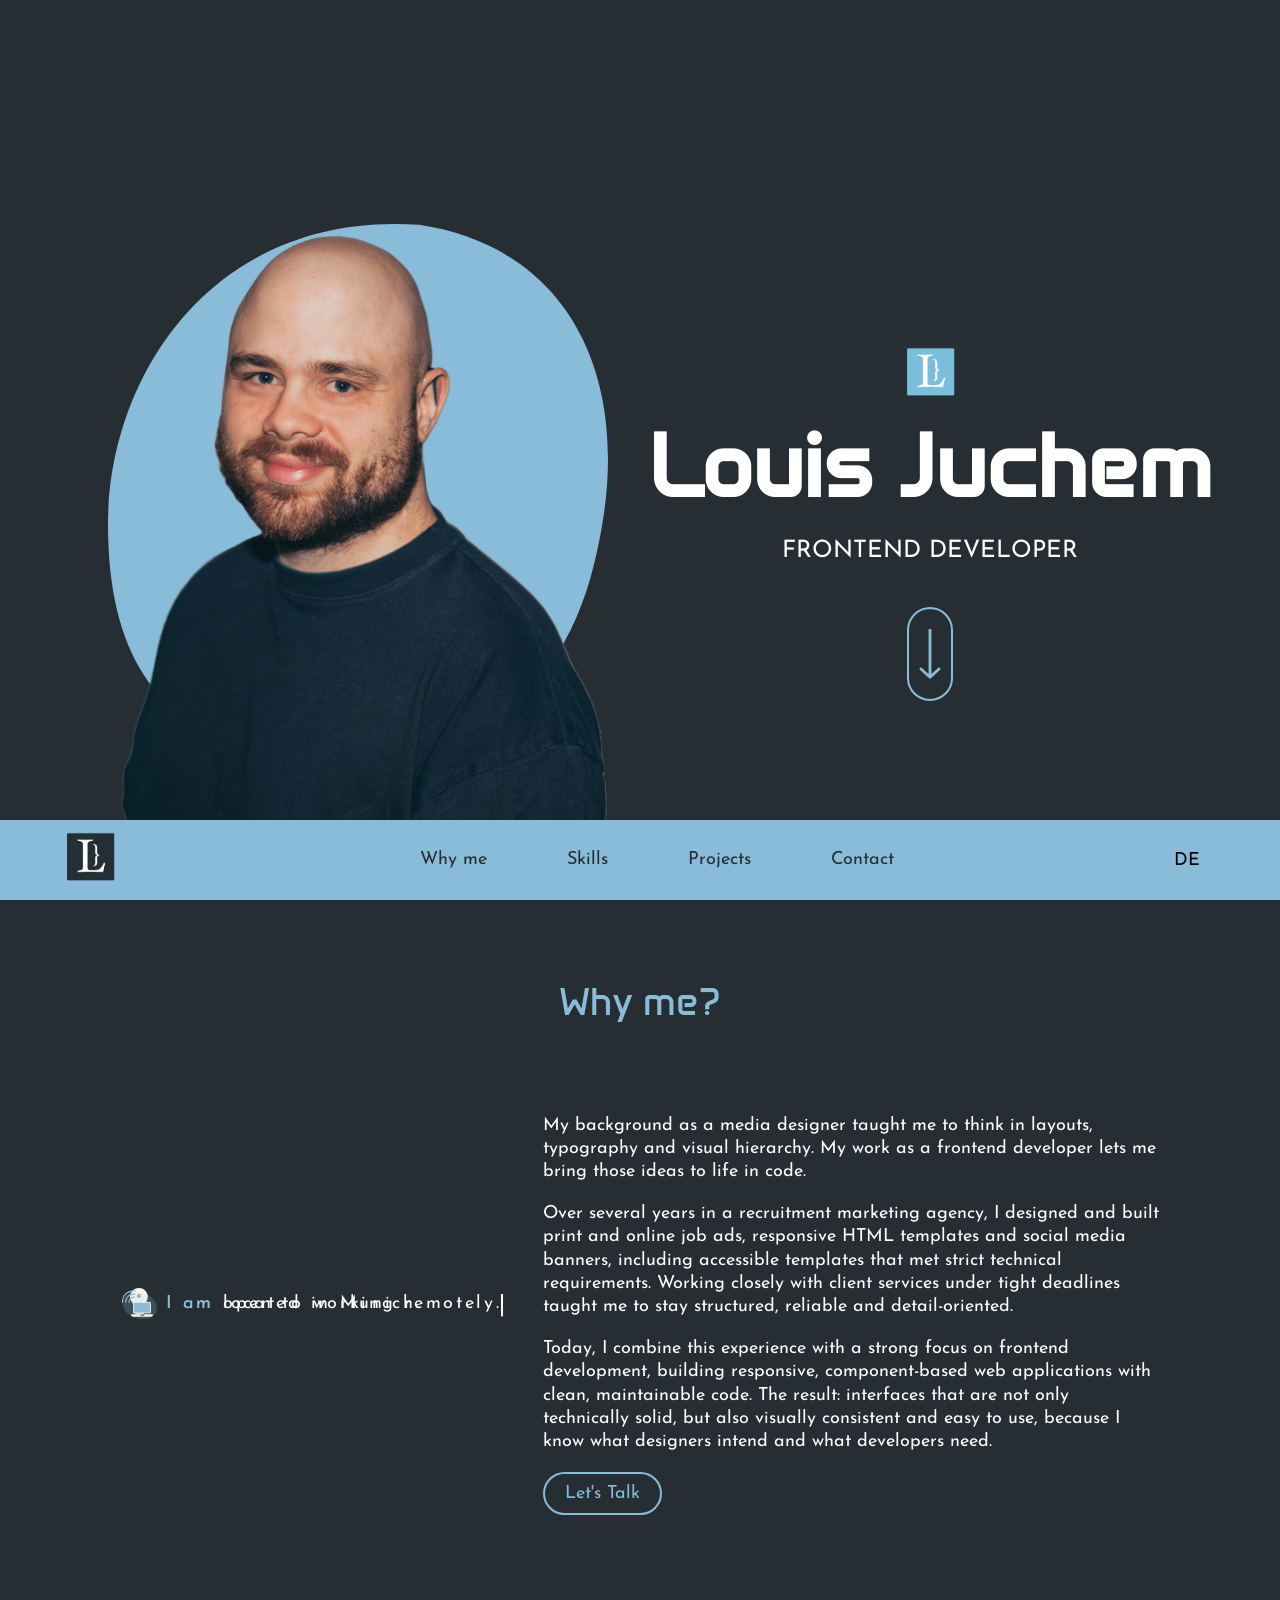
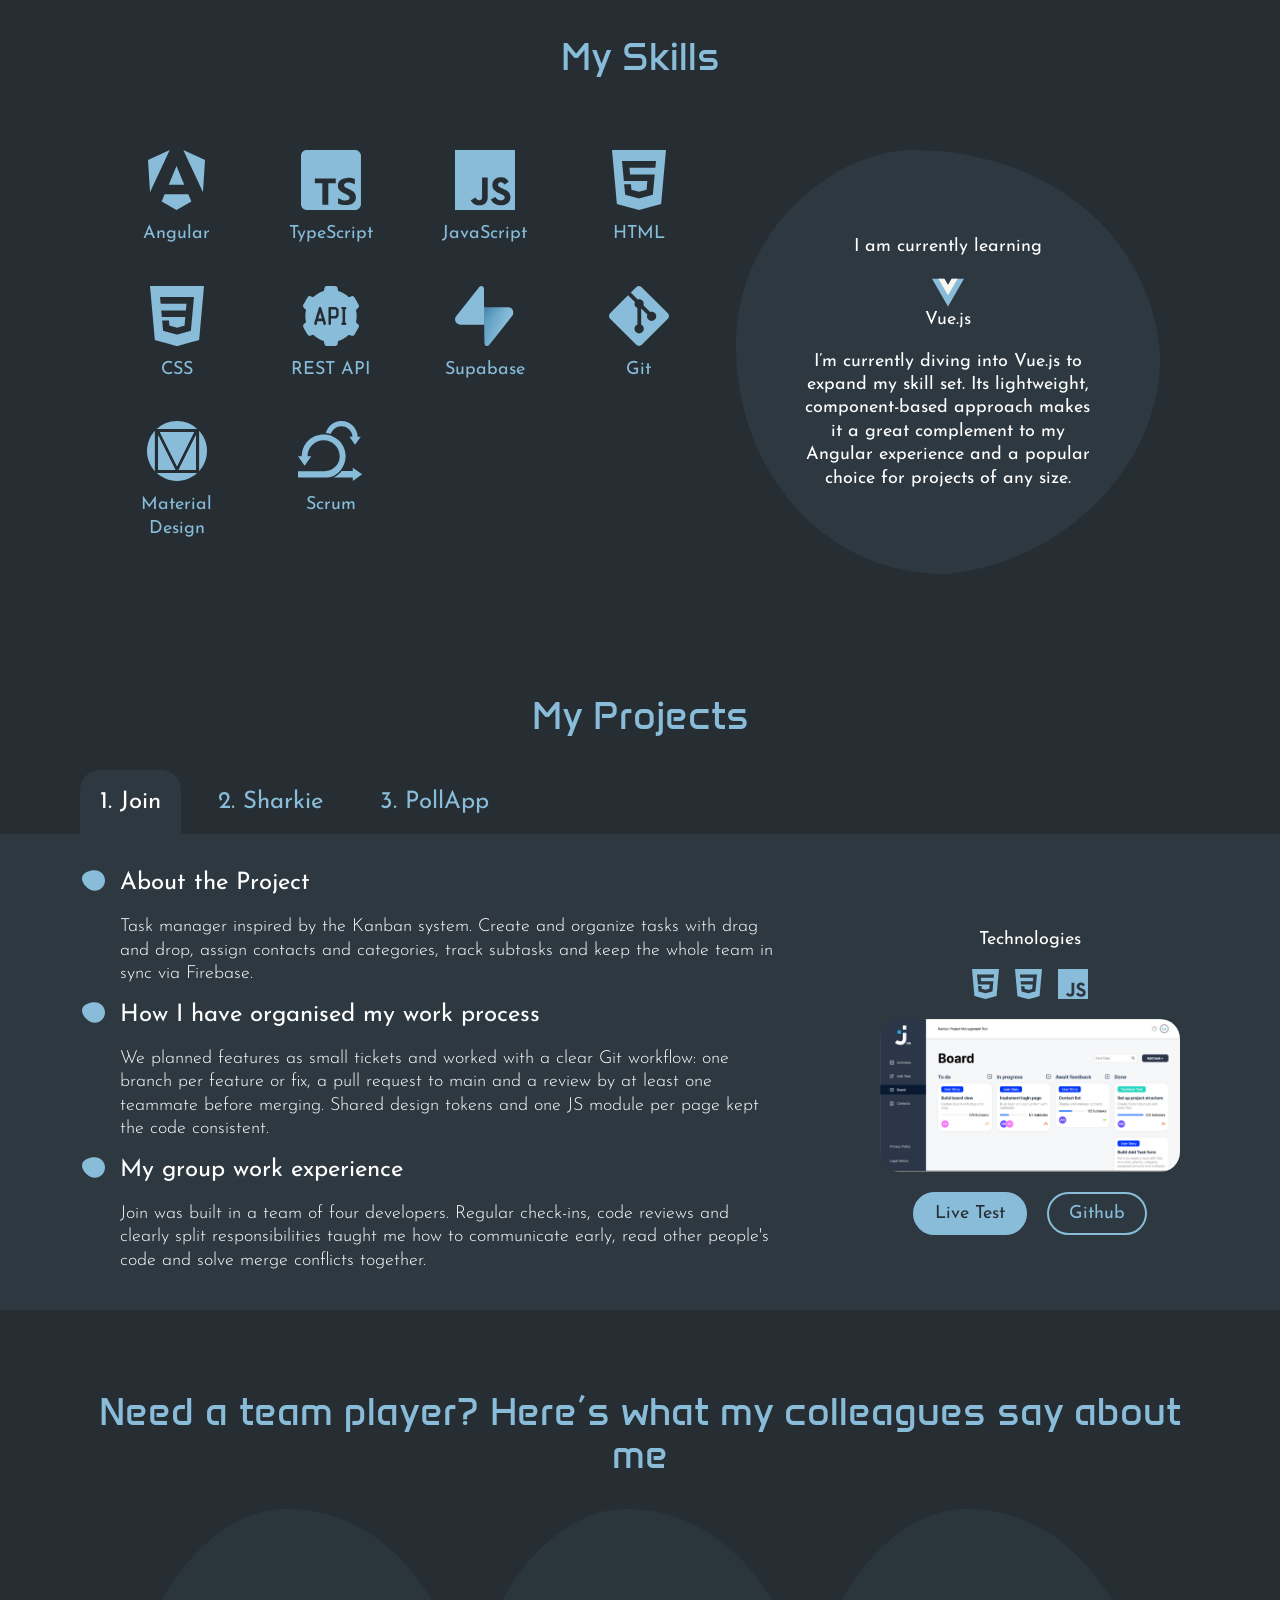
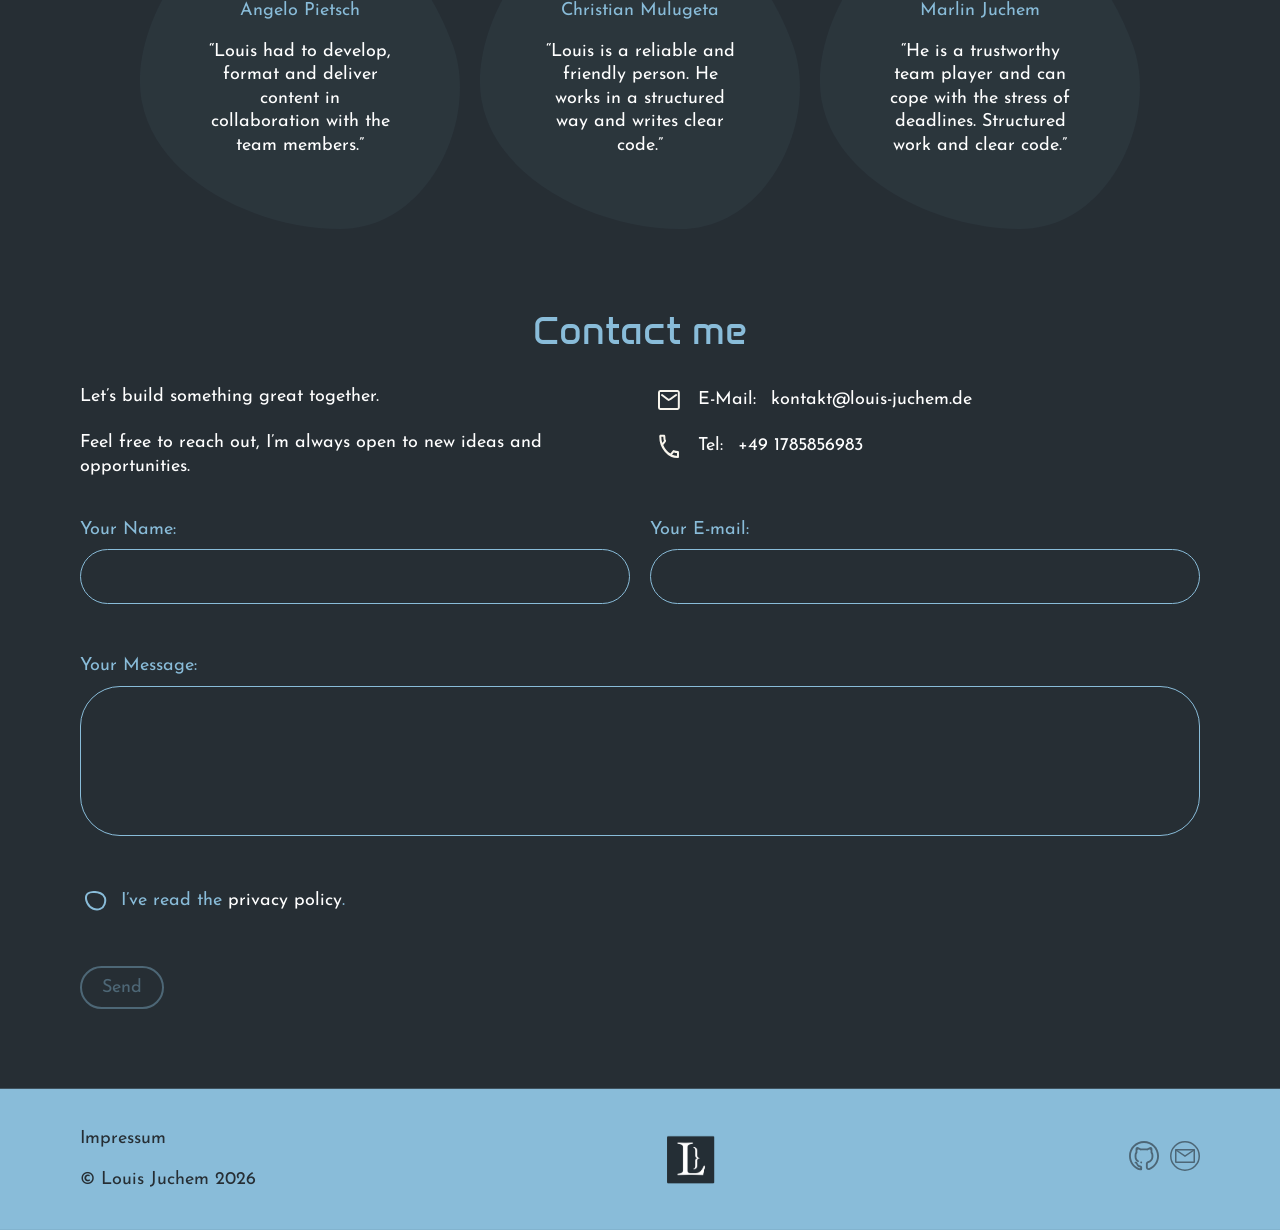
<file: index.html>
<!doctype html>
<html lang="en">
  <head>
    <meta charset="UTF-8" />
    <meta name="viewport" content="width=device-width, initial-scale=1.0" />
    <title>Louis Juchem Portfolio</title>
    <link rel="stylesheet" href="./css/variables.css" />
    <link rel="stylesheet" href="./style.css" />
    <link rel="stylesheet" href="./css/components.css" />
    <link rel="icon" type="image/x-icon" href="./assets/img/lj_light.PNG" />
    <script type="module" src="./script.js"></script>
  </head>
  <body>
    <main>
      <section id="hero" class="hero">
        <img src="./assets/img/lj.png" alt="Louis Juchem" class="hero-image" />
        <img
          src="./assets/img/lj_mobile.png"
          alt="Louis Juchem"
          class="hero-image_mobile"
        />
        <div class="hero_text">
          <img
            src="./assets/img/lj_light.PNG"
            class="logo"
            alt="Louis Juchem Logo"
          />
          <div>
            <h1>Louis Juchem</h1>
            <p class="subtitle" data-i18n="heroSubtitle">Frontend Developer</p>
          </div>
          <a href="#why" class="btn-down"><img src="./assets/img/Arrow Up.svg" alt="Scroll down" /></a>
        </div>
      </section>
      <nav class="navigation">
        <div>
          <a href="#hero"
            ><img
              src="./assets/img/lj_dark.PNG"
              class="logo"
              alt="Louis Juchem Dark Logo"
          /></a>
          <a href="#hero"
            ><img
              src="./assets/img/lj_light.PNG"
              class="logo_mobile"
              alt="Louis Juchem Mobile Logo"
          /></a>
        </div>
        <div class="mobile-nav" id="mobile-nav">
          <ul>
            <li><a href="#why" data-i18n="navWhyMe">Why me</a></li>
            <li><a href="#skills">Skills</a></li>
            <li><a href="#projects" data-i18n="navProjects">Projects</a></li>
            <li><a href="#contact" data-i18n="navContact">Contact</a></li>
          </ul>
          <button
            id="lang-toggle"
            aria-label="Sprache wechseln / Change language"
          >
            EN
          </button>
        </div>
        <div class="burger-menu" id="burger-menu">
          <span></span>
          <span></span>
          <span></span>
        </div>
      </nav>
      <section id="why">
        <h2 data-i18n="whyHeading">Why me?</h2>
        <div class="section-wrapper">
          <div class="info-slider">
            <p class="info" style="--i: 0">
              <img
                src="./assets/icons/location.svg"
                class="icon"
                alt="Location"
              /><span data-i18n="locationIntro" class="info-color">I am</span>
              <span data-i18n="locationDetails">located in Munich.</span>
            </p>
            <p class="info" style="--i: 1">
              <img
                src="./assets/img/remote.svg"
                class="icon"
                alt="Remote"
              /><span data-i18n="remoteIntro" class="info-color">I am</span>
              <span data-i18n="remoteDetails">open to working remotely.</span>
            </p>
          </div>

          <div class="why-text">
            <p data-i18n="aboutBackground">
              My background as a media designer taught me to think in layouts,
              typography and visual hierarchy. My work as a frontend developer
              lets me bring those ideas to life in code.
            </p>
            <p data-i18n="aboutExperience">
              Over several years in a recruitment marketing agency, I designed
              and built print and online job ads, responsive HTML templates and
              social media banners, including accessible templates that met
              strict technical requirements. Working closely with client
              services under tight deadlines taught me to stay structured,
              reliable and detail-oriented.
            </p>

            <p data-i18n="aboutApproach">
              Today, I combine this experience with a strong focus on frontend
              development, building responsive, component-based web applications
              with clean, maintainable code. The result: interfaces that are not
              only technically solid, but also visually consistent and easy to
              use, because I know what designers intend and what developers
              need.
            </p>
            <a href="#contact" class="btn-classic" data-i18n="letsTalk">Let's Talk</a>
          </div>
        </div>
      </section>
      <section id="skills">
        <h2 data-i18n="skillsHeading">My Skills</h2>
        <div class="section-wrapper">
          <div class="icon-grid">
            <div class="icon-item">
              <img src="./assets/icons/Angular.svg" alt="Angular" />
              <p>Angular</p>
            </div>
            <div class="icon-item">
              <img src="./assets/icons/Icons.svg" alt="Typescript" />
              <p>TypeScript</p>
            </div>
            <div class="icon-item">
              <img src="./assets/icons/Javascript.svg" alt="Javascript" />
              <p>JavaScript</p>
            </div>
            <div class="icon-item">
              <img src="./assets/icons/html.svg" alt="HTML" />
              <p>HTML</p>
            </div>
            <div class="icon-item">
              <img src="./assets/icons/css.svg" alt="CSS" />
              <p>CSS</p>
            </div>
            <div class="icon-item">
              <img src="./assets/icons/Api.svg" alt="REST API" />
              <p>REST API</p>
            </div>
            <div class="icon-item">
              <img src="./assets/icons/Supabase.svg" alt="Supabase" />
              <p>Supabase</p>
            </div>
            <div class="icon-item">
              <img src="./assets/icons/git.svg" alt="Git" />
              <p>Git</p>
            </div>
            <div class="icon-item">
              <img src="./assets/icons/material.svg" alt="Material Design" />
              <p>Material Design</p>
            </div>
            <div class="icon-item">
              <img src="./assets/icons/scrum.svg" alt="Scrum" />
              <p>Scrum</p>
            </div>
          </div>
          <div class="learning">
            <p data-i18n="learningHeading">I am currently learning</p>
            <div class="flex">
              <img src="./assets/icons/Vue Js.svg" alt="Vue.js" />
              <p class="m-0">Vue.js</p>
            </div>
            <p data-i18n="learningDescription">
              I’m currently diving into Vue.js to expand my skill set. Its
              lightweight, component-based approach makes it a great complement
              to my Angular experience and a popular choice for projects of any
              size.
            </p>
          </div>
        </div>
      </section>
      <section id="projects">
        <h2 data-i18n="projectsHeading">My Projects</h2>
        <div class="tab">
          <button class="tablinks active" data-project="Join">1. Join</button>
          <button class="tablinks" data-project="Sharkie">2. Sharkie</button>
          <button class="tablinks" data-project="PollApp">3. PollApp</button>
        </div>

        <div id="Join" class="tabcontent active">
          <div>
            <ul>
              <li class="li-description" data-i18n="joinAboutHeading">
                About the Project
              </li>
              <li data-i18n="joinAbout">
                Task manager inspired by the Kanban system. Create and organize
                tasks with drag and drop, assign contacts and categories, track
                subtasks and keep the whole team in sync via Firebase.
              </li>
            </ul>
            <ul>
              <li class="li-description" data-i18n="joinProcessHeading">
                How I have organised my work process
              </li>
              <li data-i18n="joinProcess">
                We planned features as small tickets and worked with a clear Git
                workflow: one branch per feature or fix, a pull request to main
                and a review by at least one teammate before merging. Shared
                design tokens and one JS module per page kept the code
                consistent.
              </li>
            </ul>
            <ul>
              <li class="li-description" data-i18n="joinTeamHeading">
                My group work experience
              </li>
              <li data-i18n="joinTeam">
                Join was built in a team of four developers. Regular check-ins,
                code reviews and clearly split responsibilities taught me how to
                communicate early, read other people's code and solve merge
                conflicts together.
              </li>
            </ul>
          </div>
          <div class="flex">
            <div class="techstack">
              <p data-i18n="technologiesHeading">Technologies</p>
              <img class="techstack-icon" src="./assets/icons/html.svg" alt="HTML" />
              <img class="techstack-icon" src="./assets/icons/css.svg" alt="CSS" />
              <img class="techstack-icon" src="./assets/icons/Javascript.svg" alt="Javascript" />
            </div>
            <img
              src="./assets/img/join_screenshot.jpg"
              class="screenshot"
              alt="Join Screenshot"
            />
            <div class="button-group">
              <a href="https://join.louis-juchem.de" target="_blank" class="btn-live">Live Test</a>
              <a href="https://github.com/Louisjuc/join-louis" target="_blank" class="btn-classic">Github</a>
            </div>
          </div>
        </div>

        <div id="Sharkie" class="tabcontent">
          <div>
            <ul>
              <li class="li-description" data-i18n="sharkieAboutHeading">
                About the Project
              </li>
              <li data-i18n="sharkieAbout">
                A 2D jump-and-run game based on an object-oriented approach.
                Help Sharkie collect coins and poison bottles, fight fish and
                jellyfish and defeat the killer whale at the end of the level.
              </li>
            </ul>
            <ul>
              <li class="li-description" data-i18n="sharkieProcessHeading">
                How I have organised my work process
              </li>
              <li data-i18n="sharkieProcess">
                I structured the game into classes with clear responsibilities,
                such as a shared movable object, the character, enemies, status
                bars and the world. That way I could build and test each feature
                step by step, from movement and collisions to sounds and the
                endboss fight.
              </li>
            </ul>
            <ul>
              <li class="li-description" data-i18n="sharkieLearningHeading">
                What I have learned
              </li>
              <li data-i18n="sharkieLearning">
                Sharkie taught me object-oriented programming in JavaScript:
                inheritance, game loops, collision detection and sprite
                animation on the canvas. I also learned how to manage sounds and
                save settings like mute in localStorage.
              </li>
            </ul>
          </div>
          <div class="flex">
            <div class="techstack">
              <p data-i18n="technologiesHeading">Technologies</p>
              <img class="techstack-icon" src="./assets/icons/html.svg" alt="HTML" />
              <img class="techstack-icon" src="./assets/icons/css.svg" alt="CSS" />
              <img class="techstack-icon" src="./assets/icons/Javascript.svg" alt="Javascript" />
            </div>
            <img
              src="./assets/img/sharkie_screenshot.jpg"
              class="screenshot"
              alt="Sharkie Screenshot"
            />
            <div class="button-group">
              <a href="https://sharkie.louis-juchem.de" target="_blank" class="btn-live">Live Test</a>
              <a href="https://github.com/Louisjuc/Sharkie" target="_blank" class="btn-classic">Github</a>
            </div>
          </div>
        </div>

        <div id="PollApp" class="tabcontent">
          <div>
            <ul>
              <li class="li-description" data-i18n="pollAppAboutHeading">
                About the Project
              </li>
              <li data-i18n="pollAppAbout">
                A survey app built with Angular and Supabase. Create surveys
                with multiple questions, single or multiple choice answers,
                categories and an end date, then vote and watch the results
                update in real time.
              </li>
            </ul>
            <ul>
              <li class="li-description" data-i18n="pollAppProcessHeading">
                How I have organised my work process
              </li>
              <li data-i18n="pollAppProcess">
                I started with the data model in Supabase (surveys, questions,
                options and votes) and then built the app around it: an overview
                page, a detail page and a create dialog. Shared services and
                reusable components kept the code clean, and I finished by
                refining the responsive design.
              </li>
            </ul>
            <ul>
              <li class="li-description" data-i18n="pollAppLearningHeading">
                What I have learned
              </li>
              <li data-i18n="pollAppLearning">
                PollApp was my first larger Angular project. I learned to work
                with components, routing, services and TypeScript interfaces,
                and to connect a frontend to a real backend with Supabase
                including real-time updates.
              </li>
            </ul>
          </div>
          <div class="flex">
            <div class="techstack">
              <p data-i18n="technologiesHeading">Technologies</p>
              <img class="techstack-icon" src="./assets/icons/Angular.svg" alt="Angular" />
              <img class="techstack-icon" src="./assets/icons/Icons.svg" alt="Typescript" />
              <img class="techstack-icon" src="./assets/icons/css.svg" alt="CSS" />
            </div>
            <img
              src="./assets/img/pollapp_screenshot.jpg"
              class="screenshot"
              alt="PollApp Screenshot"
            />
            <div class="button-group">
              <a href="https://pollapp.louis-juchem.de" target="_blank" class="btn-live">Live Test</a>
              <a href="https://github.com/Louisjuc/PollApp" target="_blank" class="btn-classic">Github</a>
            </div>
          </div>
        </div>
      </section>
      <section id="reviews">
        <h2 data-i18n="reviewsHeading">
          Need a team player? Here’s what my colleagues say about me
        </h2>
        <div class="flex-row">
          <div class="review-bubble">
            <p><span>Angelo Pietsch</span></p>
            <p data-i18n="reviewOneQuote" class="m-0">
              “Louis had to develop, format and deliver content in collaboration
              with the team members.”
            </p>
          </div>
          <div class="review-bubble">
            <p><span>Christian Mulugeta</span></p>
            <p data-i18n="reviewTwoQuote" class="m-0">
              “Louis is a reliable and friendly person. He works in a structured
              way and writes clear code.”
            </p>
          </div>
          <div class="review-bubble">
            <p><span>Marlin Juchem</span></p>
            <p data-i18n="reviewThreeQuote" class="m-0">
              “He is a trustworthy team player and can cope with the stress of
              deadlines. Structured work and clear code.”
            </p>
          </div>
        </div>
      </section>
      <section id="contact">
        <h2 data-i18n="contactHeading">Contact me</h2>
        <div class="contact-flex">
          <div>
            <p data-i18n="contactIntroLineOne" class="m-0">
              Let’s build something great together.
            </p>
            <br />
            <p data-i18n="contactIntroLineTwo" class="m-0">
              Feel free to reach out, I’m always open to new ideas and
              opportunities.
            </p>
          </div>
          <div>
            <p class="text-icon-flex m-0">
              <svg
                width="27"
                height="30"
                viewBox="0 0 27 30"
                fill="none"
                xmlns="http://www.w3.org/2000/svg"
              >
                <path
                  d="M4.18262 6H21.6445C22.1695 6.00017 22.8271 6.54564 22.8271 7.5V22.5C22.8271 23.4544 22.1695 23.9998 21.6445 24H4.18262C3.65777 23.9999 3.00045 23.4548 3 22.501L3.01074 7.50098V7.5C3.01074 6.53865 3.66359 6.00006 4.18262 6Z"
                  stroke="#F8F5EC"
                  stroke-width="2"
                />
                <path
                  d="M6 10C6 10 12.5033 15 12.8182 15C13.133 15 20.0909 10 20.0909 10"
                  stroke="#F8F5EC"
                  stroke-width="2"
                  stroke-linecap="round"
                />
              </svg>
              <span>E-Mail:</span>
              <a href="mailto:kontakt@louis-juchem.de" target="_blank"
                >kontakt@louis-juchem.de</a
              >
            </p>
            <p class="text-icon-flex m-0">
              <svg
                width="27"
                height="31"
                viewBox="0 0 27 31"
                fill="none"
                xmlns="http://www.w3.org/2000/svg"
              >
                <path
                  d="M8.18457 4.86719C8.19003 4.87091 8.20013 4.87758 8.21289 4.89258C8.25249 4.93924 8.29688 5.0304 8.29688 5.15625C8.29688 6.85315 8.52699 8.48622 8.9541 10.0146V10.0156C9.00002 10.1878 8.95463 10.3432 8.88477 10.4258L6.47852 13.2617L6.07617 13.7354L6.32227 14.3057C7.97227 18.1273 10.6423 21.2735 13.9316 23.2598L14.6602 23.7002L15.2109 23.0508L17.6172 20.2148C17.6232 20.2078 17.6294 20.2032 17.6338 20.1992C18.9591 20.7117 20.3894 20.9898 21.8564 20.9922C21.8618 20.9957 21.8722 21.0027 21.8857 21.0186C21.9253 21.0652 21.9697 21.1565 21.9697 21.2822V25.7812C21.9697 25.9071 21.9253 25.9983 21.8857 26.0449C21.873 26.0599 21.862 26.0655 21.8564 26.0693C12.2943 26.0571 4.28125 16.8608 4.28125 5.15625C4.28125 5.0304 4.32564 4.93924 4.36523 4.89258C4.37794 4.87764 4.38807 4.87095 4.39355 4.86719H8.18457Z"
                  stroke="#F8F5EC"
                  stroke-width="2"
                />
              </svg>
              <span>Tel:</span>
              <a href="tel:+491785856983">+49 1785856983</a>
            </p>
          </div>
        </div>
        <form class="form__mail">
          <label>
            <span data-i18n="nameLabel">Your Name:</span>
            <input
              type="text"
              minlength="3"
              name="name"
              maxlength="100"
              pattern="\p{L}[\p{L} '\-]*"
              required
            />
          </label>
          <label>
            <span data-i18n="emailFieldLabel">Your E-mail:</span>
            <input type="email" name="email" maxlength="254" required />
          </label>
          <label class="form__message">
            <span data-i18n="messageLabel">Your Message:</span>
            <textarea
              name="message"
              minlength="10"
              maxlength="5000"
              required
            ></textarea>
          </label>
          <div class="policy">
            <input
              type="checkbox"
              id="privacy-policy"
              class="btn-accept"
              required
            />
            <label for="privacy-policy">
              <span data-i18n="privacyConsentBefore">I’ve read the</span>
              <a
                href="./pages/legal.html#datenschutz"
                data-i18n="privacyPolicyLink"
                >privacy policy</a
              ><span data-i18n="privacyConsentAfter">.</span>
            </label>
          </div>
          <div class="form__hp" aria-hidden="true">
            <label>
              Website
              <input
                type="text"
                name="website"
                tabindex="-1"
                autocomplete="off"
              />
            </label>
          </div>
          <div class="form__submit">
            <button type="submit" class="btn-classic" data-i18n="sendButton">
              Send
            </button>
            <p class="form__status" role="status"></p>
          </div>
        </form>
      </section>
    </main>
    <footer>
      <div>
        <a href="./pages/legal.html"> <p>Impressum</p></a>
        <p>© Louis Juchem 2026</p>
      </div>
      <img
        src="./assets/img/lj_dark.PNG"
        class="logo"
        alt="Louis Juchem Logo"
      />
      <div>
        <a href="https://github.com/Louisjuc" target="_blank">
          <img
            src="./assets/img/github_footer.svg"
            class="footer-icon"
            alt="Github Logo"
        /></a>
        <a href="mailto:kontakt@louis-juchem.de" target="_blank">
          <img
            src="./assets/img/email_footer.svg"
            class="footer-icon"
            alt="Email Logo"
        /></a>
      </div>
    </footer>
  </body>
</html>
</file>
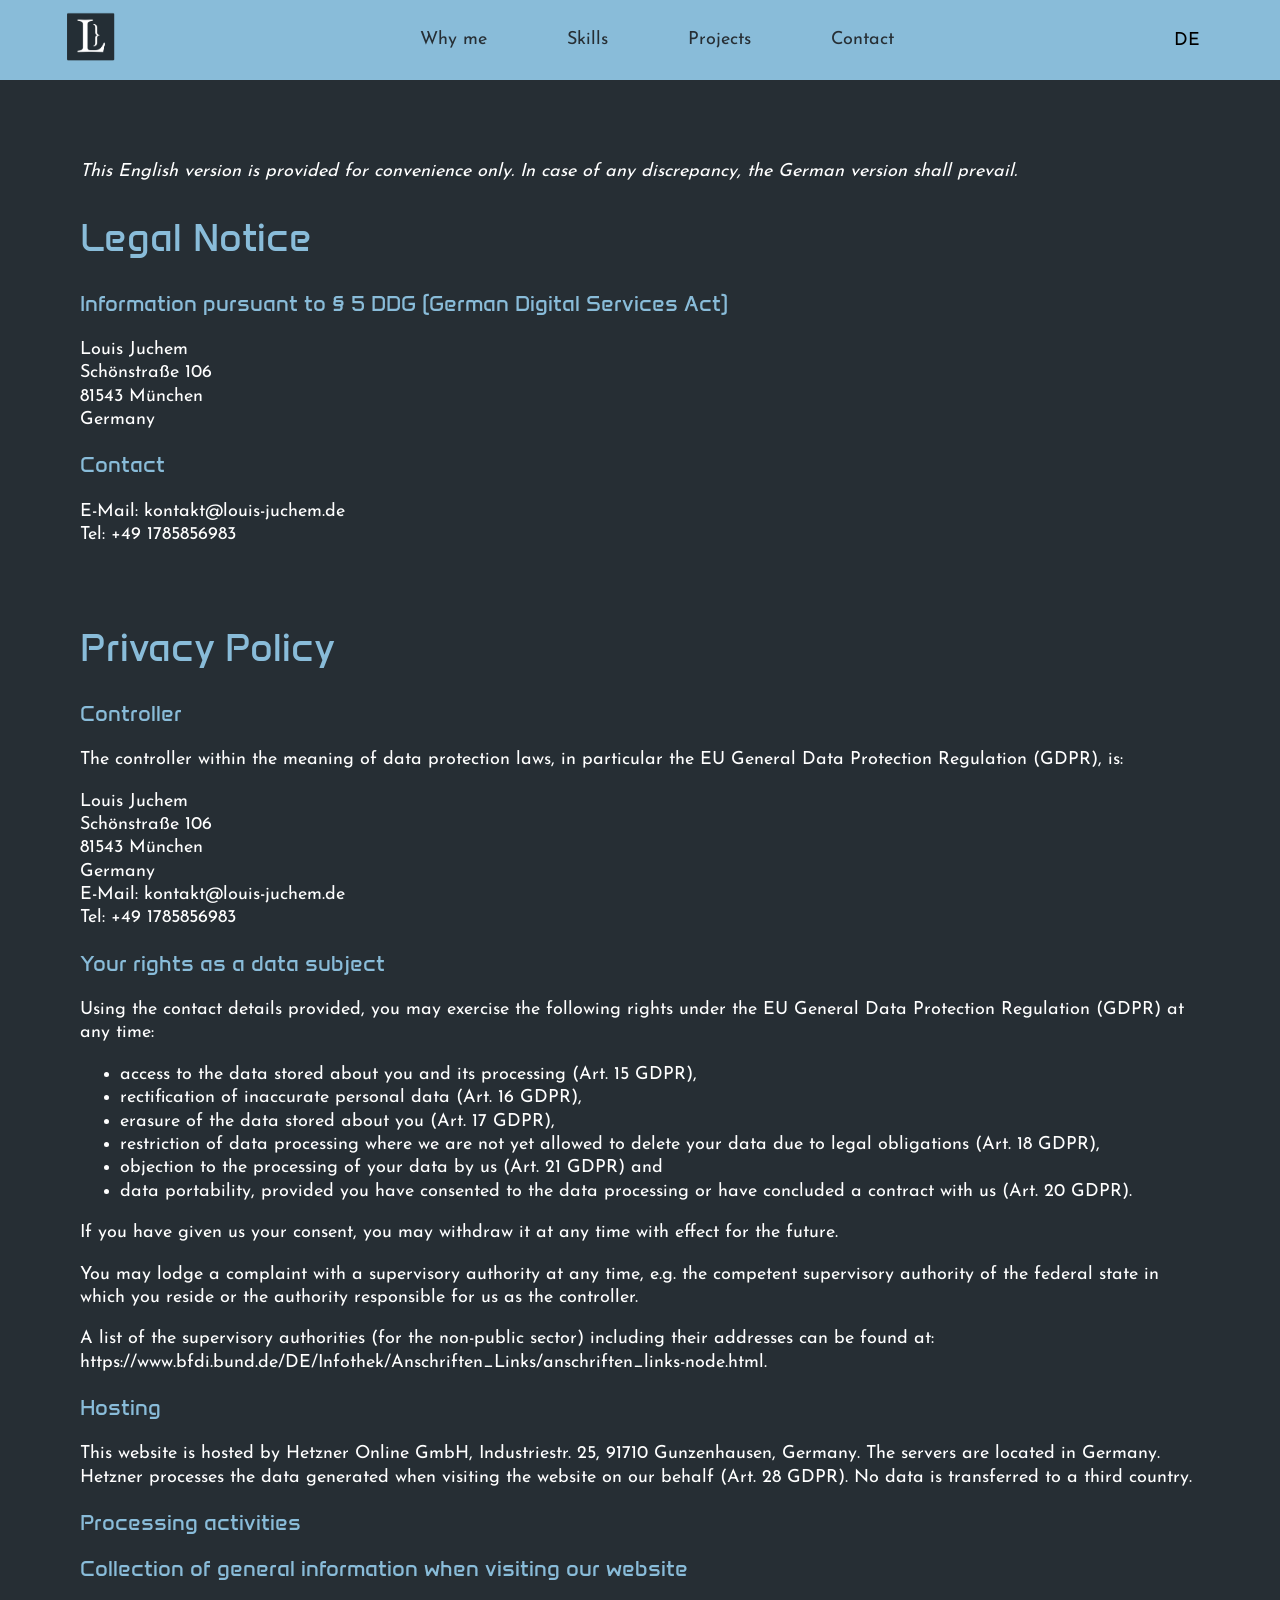
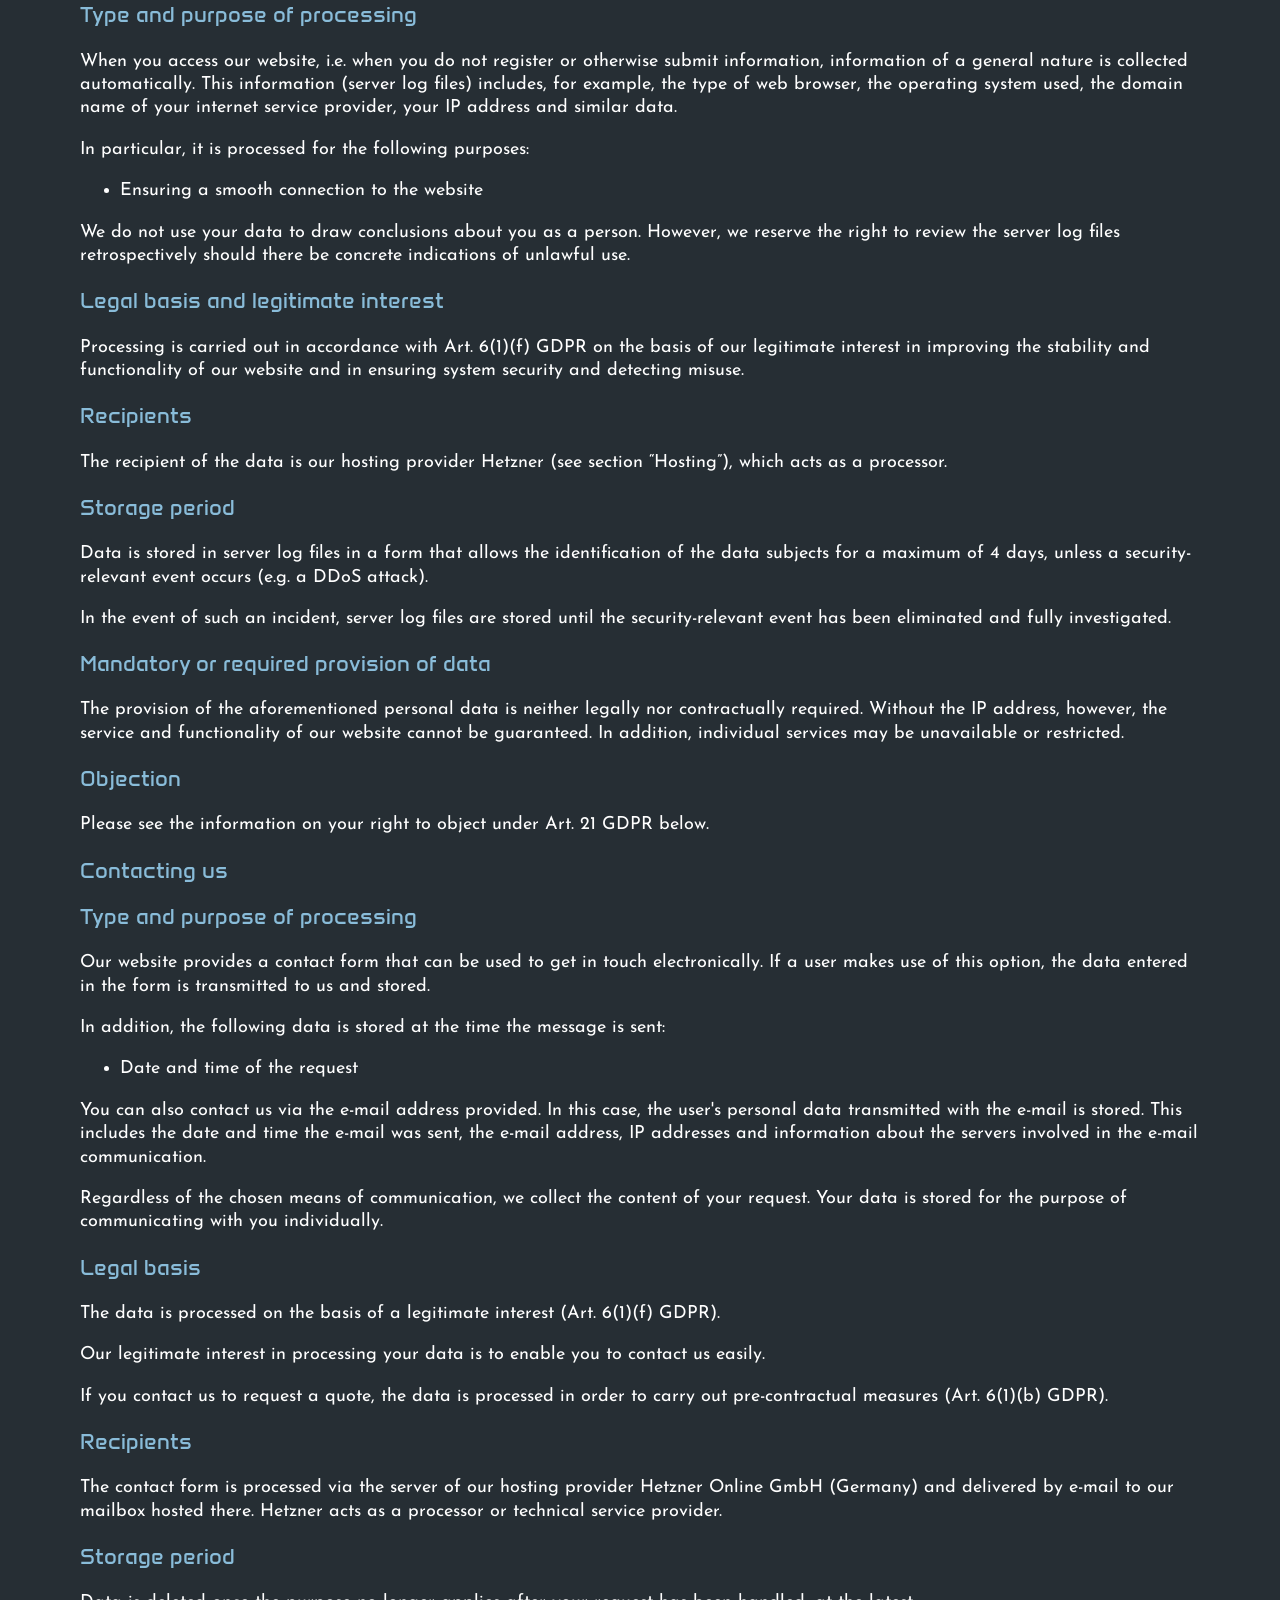
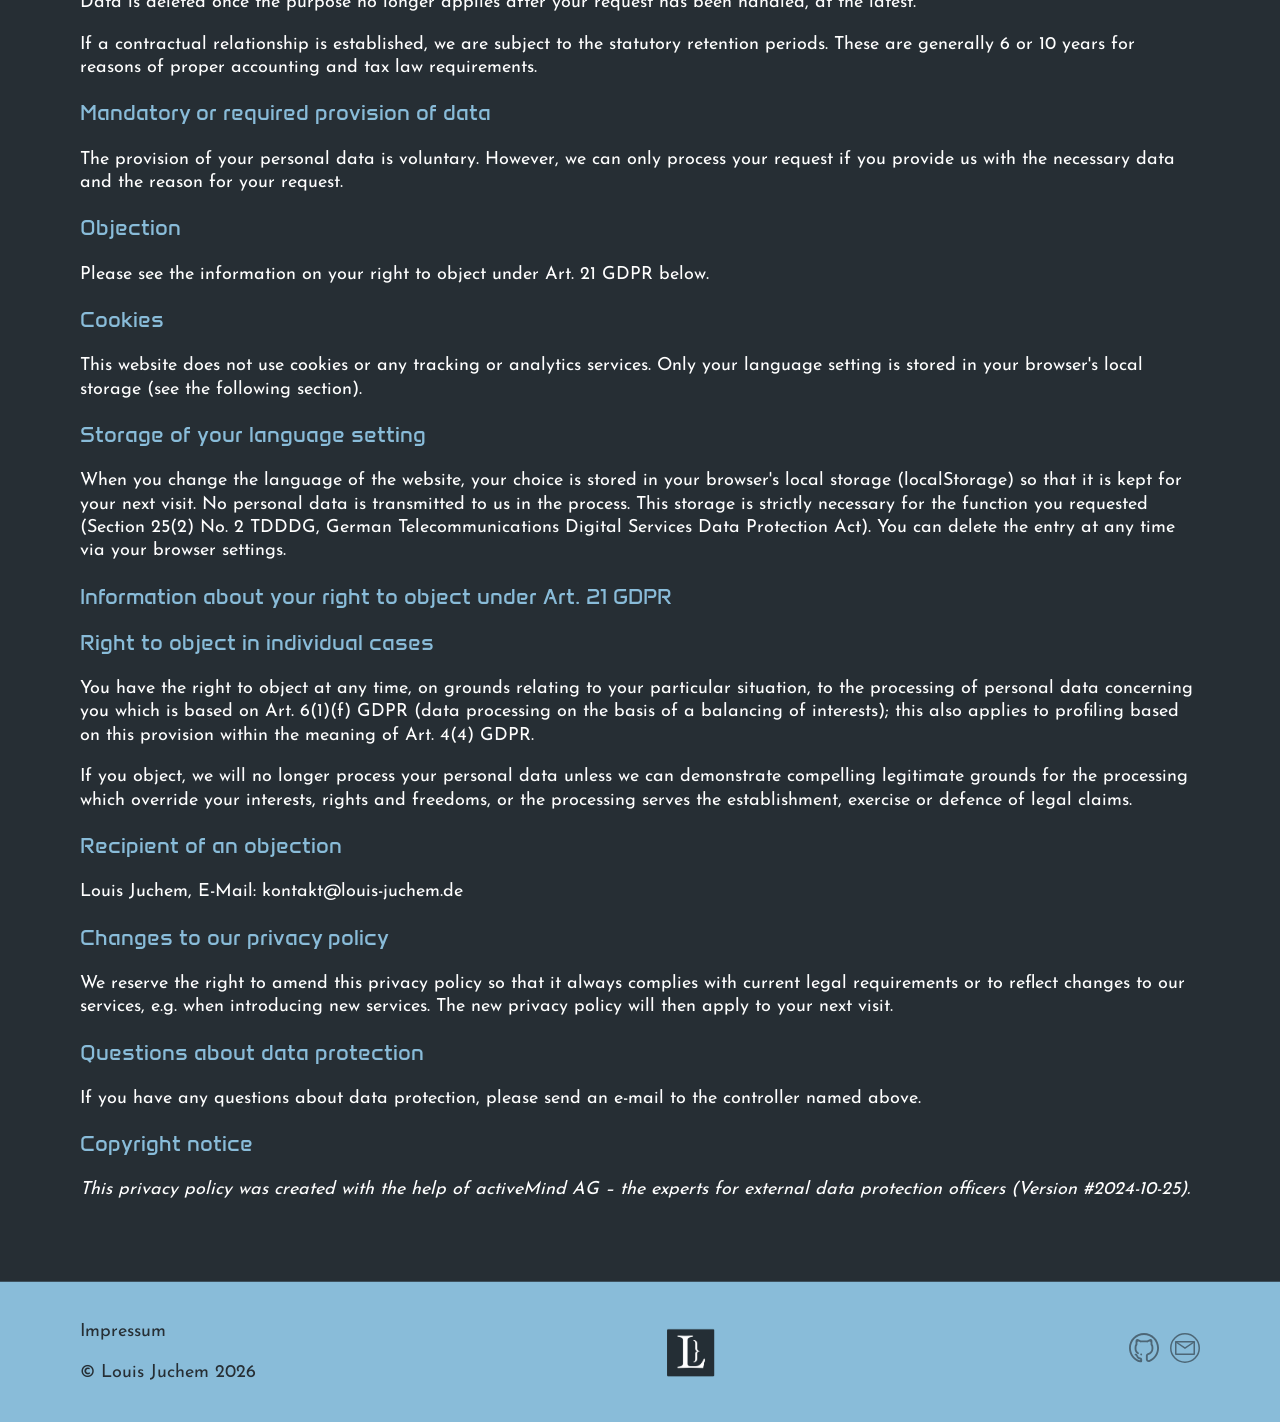
<file: pages/legal.html>
<!doctype html>
<html lang="de">
  <head>
    <meta charset="UTF-8" />
    <meta name="viewport" content="width=device-width, initial-scale=1.0" />
    <title>Impressum &amp; Datenschutz – Louis Juchem</title>
    <link rel="icon" type="image/x-icon" href="../assets/img/lj_light.PNG" />
    <link rel="stylesheet" href="../css/variables.css" />
    <link rel="stylesheet" href="../style.css" />
    <link rel="stylesheet" href="../css/components.css" />
    <script type="module" src="../script.js"></script>
  </head>
  <body>
    <main>
      <nav class="navigation">
        <div>
          <a href="../index.html">
            <img
              src="../assets/img/lj_dark.PNG"
              class="logo"
              alt="Louis Juchem Logo" />
            <img
              src="../assets/img/lj_light.PNG"
              class="logo_mobile"
              alt="Louis Juchem Mobile Logo"
          /></a>
        </div>
        <div class="mobile-nav" id="mobile-nav">
          <ul>
            <li>
              <a href="../index.html#why" data-i18n="navWhyMe">Why me</a>
            </li>
            <li><a href="../index.html#skills">Skills</a></li>
            <li>
              <a href="../index.html#projects" data-i18n="navProjects"
                >Projects</a
              >
            </li>
            <li>
              <a href="../index.html#contact" data-i18n="navContact">Contact</a>
            </li>
          </ul>
          <button
            id="lang-toggle"
            aria-label="Sprache wechseln / Change language"
          >
            EN
          </button>
        </div>
        <div class="burger-menu" id="burger-menu">
          <span></span>
          <span></span>
          <span></span>
        </div>
      </nav>
      <div id="generator_results">
        <div id="generator_results_content">
          <section id="impressum">
            <p class="legal__note" data-i18n="legalTranslationNote"></p>
            <h2 class="legal__title" data-i18n="legalImprintTitle">
              Impressum
            </h2>
            <h3 class="legal__subtitle" data-i18n="legalImprintSubtitle">
              Angaben gemäß § 5 DDG
            </h3>
            <p>
              Louis Juchem<br />
              Schönstraße 106<br />
              81543 München<br />
              <span data-i18n="legalCountry">Deutschland</span>
            </p>
            <h3 class="legal__subtitle" data-i18n="legalContact">Kontakt</h3>
            <p>
              E-Mail:
              <a href="mailto:kontakt@louis-juchem.de"
                >kontakt@louis-juchem.de</a
              ><br />
              Tel:
              <a href="tel:+491785856983">+49 1785856983</a>
            </p>
          </section>

          <section id="datenschutz">
            <h2 class="legal__title" data-i18n="legalPrivacyTitle">
              Datenschutzhinweise
            </h2>
            <h3 class="legal__subtitle" data-i18n="legalController">
              Verantwortlicher
            </h3>
            <p data-i18n="legalControllerIntro">
              Verantwortlicher im Sinne der Datenschutzgesetze, insbesondere der
              EU-Datenschutz-Grundverordnung (DSGVO), ist:
            </p>
            <p class="generator_user_input">
              Louis Juchem<br />
              Schönstraße 106<br />
              81543 München<br />
              <span data-i18n="legalCountry">Deutschland</span><br />
              E-Mail:
              <a href="mailto:kontakt@louis-juchem.de"
                >kontakt@louis-juchem.de</a
              ><br />
              Tel:
              <a href="tel:+491785856983">+49 1785856983</a>
            </p>
            <h3 class="legal__subtitle" data-i18n="legalRightsHeading">
              Ihre Betroffenenrechte
            </h3>
            <p data-i18n="legalRightsIntro">
              Unter den angegebenen Kontaktdaten können Sie gemäß
              EU-Datenschutz-Grundverordnung (DSGVO) jederzeit folgende Rechte
              ausüben:
            </p>
            <ul>
              <li data-i18n="legalRightAccess">
                Auskunft über Ihre bei uns gespeicherten Daten und deren
                Verarbeitung (Art. 15 DSGVO),
              </li>
              <li data-i18n="legalRightRectification">
                Berichtigung unrichtiger personenbezogener Daten (Art. 16
                DSGVO),
              </li>
              <li data-i18n="legalRightErasure">
                Löschung Ihrer bei uns gespeicherten Daten (Art. 17 DSGVO),
              </li>
              <li data-i18n="legalRightRestriction">
                Einschränkung der Datenverarbeitung, sofern wir Ihre Daten
                aufgrund gesetzlicher Pflichten noch nicht löschen dürfen (Art.
                18 DSGVO),
              </li>
              <li data-i18n="legalRightObjection">
                Widerspruch gegen die Verarbeitung Ihrer Daten bei uns (Art. 21
                DSGVO) und
              </li>
              <li data-i18n="legalRightPortability">
                Datenübertragbarkeit, sofern Sie in die Datenverarbeitung
                eingewilligt haben oder einen Vertrag mit uns abgeschlossen
                haben (Art. 20 DSGVO).
              </li>
            </ul>
            <p data-i18n="legalConsentWithdrawal">
              Sofern Sie uns eine Einwilligung erteilt haben, können Sie diese
              jederzeit mit Wirkung für die Zukunft widerrufen.
            </p>
            <p data-i18n="legalComplaint">
              Sie können sich jederzeit mit einer Beschwerde an eine
              Aufsichtsbehörde wenden, z. B. an die zuständige Aufsichtsbehörde
              des Bundeslands Ihres Wohnsitzes oder an die für uns als
              verantwortliche Stelle zuständige Behörde.
            </p>
            <p>
              <span data-i18n="legalAuthorityList"
                >Eine Liste der Aufsichtsbehörden (für den nichtöffentlichen
                Bereich) mit Anschrift finden Sie unter:</span
              >
              <a
                href="https://www.bfdi.bund.de/DE/Infothek/Anschriften_Links/anschriften_links-node.html"
                >https://www.bfdi.bund.de/DE/Infothek/Anschriften_Links/anschriften_links-node.html</a
              >.
            </p>

            <h3 class="legal__subtitle">Hosting</h3>
            <p data-i18n="legalHosting">
              Diese Website wird bei der Hetzner Online GmbH, Industriestr. 25,
              91710 Gunzenhausen, Deutschland, gehostet. Die Server befinden
              sich in Deutschland. Hetzner verarbeitet die beim Besuch der
              Website anfallenden Daten in unserem Auftrag (Art. 28 DSGVO). Eine
              Übermittlung in ein Drittland findet nicht statt.
            </p>

            <h3 class="legal__subtitle" data-i18n="legalActivitiesHeading">
              Verarbeitungstätigkeiten
            </h3>
            <h3 class="legal__subtitle" data-i18n="legalVisitHeading">
              Erfassung allgemeiner Informationen beim Besuch unserer Website
            </h3>
            <h3 class="legal__subtitle" data-i18n="legalPurposeHeading">
              Art und Zweck der Verarbeitung
            </h3>
            <p data-i18n="legalVisitPurpose">
              Wenn Sie auf unsere Website zugreifen, d.h., wenn Sie sich nicht
              registrieren oder anderweitig Informationen übermitteln, werden
              automatisch Informationen allgemeiner Natur erfasst. Diese
              Informationen (Server-Logfiles) beinhalten etwa die Art des
              Webbrowsers, das verwendete Betriebssystem, den Domainnamen Ihres
              Internet-Service-Providers, Ihre IP-Adresse und ähnliches.
            </p>
            <p data-i18n="legalVisitPurposeList">
              Sie werden insbesondere zu folgenden Zwecken verarbeitet:
            </p>
            <ul>
              <li data-i18n="legalVisitPurposeItem">
                Sicherstellung eines problemlosen Verbindungsaufbaus der Website
              </li>
            </ul>
            <p data-i18n="legalVisitNoProfiling">
              Wir verwenden Ihre Daten nicht, um Rückschlüsse auf Ihre Person zu
              ziehen. Allerdings behalten wir uns vor, die Server-Logfiles
              nachträglich zu überprüfen, sollten konkrete Anhaltspunkte auf
              eine rechtswidrige Nutzung hinweisen.
            </p>
            <h3 class="legal__subtitle" data-i18n="legalBasisInterestHeading">
              Rechtsgrundlage und berechtigtes Interesse
            </h3>
            <p data-i18n="legalVisitBasis">
              Die Verarbeitung erfolgt gemäß Art. 6 Abs. 1 lit. f DSGVO auf
              Basis unseres berechtigten Interesses an der Verbesserung der
              Stabilität und Funktionalität unserer Website sowie der
              Sicherstellung der Systemsicherheit und Missbrauchserkennung.
            </p>
            <h3 class="legal__subtitle" data-i18n="legalRecipientsHeading">
              Empfänger
            </h3>
            <p data-i18n="legalVisitRecipients">
              Empfänger der Daten ist unser Hosting-Anbieter Hetzner (siehe
              Abschnitt „Hosting“), der als Auftragsverarbeiter tätig wird.
            </p>
            <h3 class="legal__subtitle" data-i18n="legalStorageHeading">
              Speicherdauer
            </h3>
            <p data-i18n="legalVisitStorage">
              Daten werden in Server-Log-Dateien in einer Form, die die
              Identifizierung der betroffenen Personen ermöglicht, maximal für 4
              Tage gespeichert; es sei denn, dass ein sicherheitsrelevantes
              Ereignis auftritt (z.B. ein DDoS-Angriff).
            </p>
            <p data-i18n="legalVisitStorageIncident">
              Im Falle eines solchen Ereignisses werden Server-Log-Dateien bis
              zur Beseitigung und vollständigen Aufklärung des
              sicherheitsrelevanten Ereignisses gespeichert.
            </p>
            <h3 class="legal__subtitle" data-i18n="legalProvisionHeading">
              Bereitstellung vorgeschrieben oder erforderlich
            </h3>
            <p data-i18n="legalVisitProvision">
              Die Bereitstellung der vorgenannten personenbezogenen Daten ist
              weder gesetzlich noch vertraglich vorgeschrieben. Ohne die
              IP-Adresse ist jedoch der Dienst und die Funktionsfähigkeit
              unserer Website nicht gewährleistet. Zudem können einzelne Dienste
              und Services nicht verfügbar oder eingeschränkt sein.
            </p>
            <h3 class="legal__subtitle" data-i18n="legalObjectionHeading">
              Widerspruch
            </h3>
            <p data-i18n="legalObjectionReference">
              Lesen Sie dazu die Informationen über Ihr Widerspruchsrecht nach
              Art. 21 DSGVO weiter unten.
            </p>

            <h3 class="legal__subtitle" data-i18n="legalContactingHeading">
              Kontaktaufnahme
            </h3>
            <h3 class="legal__subtitle" data-i18n="legalPurposeHeading">
              Art und Zweck der Verarbeitung
            </h3>
            <p data-i18n="legalContactPurposeForm">
              Auf unserer Website ist ein Kontaktformular vorhanden, welches für
              die elektronische Kontaktaufnahme genutzt werden kann. Nimmt ein
              Nutzer diese Möglichkeit wahr, so werden die in der Eingabemaske
              eingegebenen Daten an uns übermittelt und gespeichert.
            </p>
            <p data-i18n="legalContactPurposeDataIntro">
              Zum Zeitpunkt der Absendung der Nachricht werden zudem folgende
              Daten gespeichert:
            </p>
            <ul>
              <li data-i18n="legalContactDate">
                Datum und Uhrzeit der Anfrage
              </li>
            </ul>
            <p data-i18n="legalContactPurposeEmail">
              Eine Kontaktaufnahme ist über die bereitgestellte E-Mail-Adresse
              möglich. In diesem Fall werden die mit der E-Mail übermittelten
              personenbezogenen Daten des Nutzers gespeichert. Hierzu zählen
              Datum und Uhrzeit des E-Mail-Versands, E-Mail-Adresse, IP-Adressen
              sowie Informationen zu den an der E-Mail-Kommunikation beteiligten
              Servern.
            </p>
            <p data-i18n="legalContactPurposeContent">
              Unabhängig von der gewählten Kommunikationsart erheben wir den
              Inhalt Ihrer Anfrage. Ihre Daten werden zum Zweck der
              individuellen Kommunikation mit Ihnen gespeichert.
            </p>
            <h3 class="legal__subtitle" data-i18n="legalBasisHeading">
              Rechtsgrundlage
            </h3>
            <p data-i18n="legalContactBasis">
              Die Verarbeitung der Daten erfolgt auf der Grundlage eines
              berechtigten Interesses (Art. 6 Abs. 1 lit. f DSGVO).
            </p>
            <p data-i18n="legalContactInterest">
              Unser berechtigtes Interesse an der Verarbeitung Ihrer Daten ist
              die Ermöglichung einer unkomplizierten Kontaktaufnahme.
            </p>
            <p data-i18n="legalContactPrecontract">
              Sofern Sie mit uns Kontakt aufnehmen, um ein Angebot zu erfragen,
              erfolgt die Verarbeitung der Daten zur Durchführung
              vorvertraglicher Maßnahmen (Art. 6 Abs. 1 lit. b DSGVO).
            </p>
            <h3 class="legal__subtitle" data-i18n="legalRecipientsHeading">
              Empfänger
            </h3>
            <p data-i18n="legalContactRecipients">
              Das Kontaktformular wird über den Server unseres Hosting-Anbieters
              Hetzner Online GmbH (Deutschland) verarbeitet und per E-Mail an
              unser dort gehostetes Postfach zugestellt. Hetzner wird als
              Auftragsverarbeiter bzw. technischer Dienstleister tätig.
            </p>
            <h3 class="legal__subtitle" data-i18n="legalStorageHeading">
              Speicherdauer
            </h3>
            <p data-i18n="legalContactStorage">
              Daten werden spätestens bis der Zweck entfallen ist nach
              Bearbeitung der Kontaktaufnahme gelöscht.
            </p>
            <p data-i18n="legalContactRetention">
              Sofern es zu einem Vertragsverhältnis kommt, unterliegen wir den
              gesetzlichen Aufbewahrungsfristen. Diese betragen grundsätzlich 6
              oder 10 Jahre aus Gründen der ordnungsmäßigen Buchführung und
              steuerrechtlichen Anforderungen.
            </p>
            <h3 class="legal__subtitle" data-i18n="legalProvisionHeading">
              Bereitstellung vorgeschrieben oder erforderlich
            </h3>
            <p data-i18n="legalContactProvision">
              Die Bereitstellung Ihrer personenbezogenen Daten erfolgt
              freiwillig. Wir können Ihre Anfrage jedoch nur bearbeiten, sofern
              Sie uns die erforderlichen Daten und den Grund der Anfrage
              mitteilen.
            </p>
            <h3 class="legal__subtitle" data-i18n="legalObjectionHeading">
              Widerspruch
            </h3>
            <p data-i18n="legalObjectionReference">
              Lesen Sie dazu die Informationen über Ihr Widerspruchsrecht nach
              Art. 21 DSGVO weiter unten.
            </p>

            <h3 class="legal__subtitle">Cookies</h3>
            <p data-i18n="legalCookies">
              Diese Website setzt keine Cookies ein und verwendet keine
              Tracking- oder Analysedienste. Lediglich Ihre Spracheinstellung
              wird im lokalen Speicher Ihres Browsers abgelegt (siehe folgender
              Abschnitt).
            </p>

            <h3 class="legal__subtitle" data-i18n="legalLanguageStorageHeading">
              Speicherung der Spracheinstellung
            </h3>
            <p data-i18n="legalLanguageStorage">
              Wenn Sie die Sprache der Website wechseln, wird Ihre Auswahl im
              lokalen Speicher Ihres Browsers (localStorage) abgelegt, damit sie
              beim nächsten Besuch erhalten bleibt. Es werden dabei keine
              personenbezogenen Daten an uns übermittelt. Die Speicherung ist
              für die von Ihnen gewünschte Funktion erforderlich (§ 25 Abs. 2
              Nr. 2 TDDDG). Sie können den Eintrag jederzeit über die
              Einstellungen Ihres Browsers löschen.
            </p>

            <h3 class="legal__subtitle" data-i18n="legalObjectionRightHeading">
              Information über Ihr Widerspruchsrecht nach Art. 21 DSGVO
            </h3>
            <h3 class="legal__subtitle" data-i18n="legalObjectionCaseHeading">
              Einzelfallbezogenes Widerspruchsrecht
            </h3>
            <p data-i18n="legalObjectionCase">
              Sie haben das Recht, aus Gründen, die sich aus Ihrer besonderen
              Situation ergeben, jederzeit gegen die Verarbeitung Sie
              betreffender personenbezogener Daten, die aufgrund Art. 6 Abs. 1
              lit. f DSGVO (Datenverarbeitung auf der Grundlage einer
              Interessenabwägung) erfolgt, Widerspruch einzulegen; dies gilt
              auch für ein auf diese Bestimmung gestütztes Profiling im Sinne
              von Art. 4 Nr. 4 DSGVO.
            </p>
            <p data-i18n="legalObjectionEffect">
              Legen Sie Widerspruch ein, werden wir Ihre personenbezogenen Daten
              nicht mehr verarbeiten, es sei denn, wir können zwingende
              schutzwürdige Gründe für die Verarbeitung nachweisen, die Ihre
              Interessen, Rechte und Freiheiten überwiegen, oder die
              Verarbeitung dient der Geltendmachung, Ausübung oder Verteidigung
              von Rechtsansprüchen.
            </p>
            <h3
              class="legal__subtitle"
              data-i18n="legalObjectionRecipientHeading"
            >
              Empfänger eines Widerspruchs
            </h3>
            <p class="generator_user_input">
              Louis Juchem, E-Mail:
              <a href="mailto:kontakt@louis-juchem.de"
                >kontakt@louis-juchem.de</a
              >
            </p>
            <h3 class="legal__subtitle" data-i18n="legalChangesHeading">
              Änderung unserer Datenschutzerklärung
            </h3>
            <p data-i18n="legalChanges">
              Wir behalten uns vor, diese Datenschutzerklärung anzupassen, damit
              sie stets den aktuellen rechtlichen Anforderungen entspricht oder
              um Änderungen unserer Leistungen in der Datenschutzerklärung
              umzusetzen, z.B. bei der Einführung neuer Services. Für Ihren
              erneuten Besuch gilt dann die neue Datenschutzerklärung.
            </p>
            <h3 class="legal__subtitle" data-i18n="legalQuestionsHeading">
              Fragen zum Datenschutz
            </h3>
            <p data-i18n="legalQuestions">
              Wenn Sie Fragen zum Datenschutz haben, schreiben Sie uns bitte
              eine E-Mail an den oben genannten Verantwortlichen.
            </p>
            <h3 class="legal__subtitle" data-i18n="legalCopyrightHeading">
              Urheberrechtliche Hinweise
            </h3>
            <p>
              <em
                ><span data-i18n="legalCreditBefore"
                  >Diese Datenschutzerklärung wurde mit Hilfe der activeMind AG
                  erstellt – den Experten für</span
                >
                <a
                  href="https://www.activemind.de/datenschutz/datenschutzbeauftragter/"
                  target="_blank"
                  rel="noopener dofollow"
                  data-i18n="legalCreditLink"
                  >externe Datenschutzbeauftragte</a
                >
                (Version #2024-10-25).</em
              >
            </p>
          </section>
        </div>
      </div>
    </main>
    <footer>
      <div>
        <a href="./pages/legal.html"> <p>Impressum</p></a>
        <p>© Louis Juchem 2026</p>
      </div>
      <img
        src="../assets/img/lj_dark.PNG"
        class="logo"
        alt="Louis Juchem Logo"
      />
      <div>
        <a href="https://github.com/Louisjuc" target="_blank">
          <img
            src="../assets/img/github_footer.svg"
            class="footer-icon"
            alt="Github Logo"
        /></a>
        <a href="mailto:kontakt@louis-juchem.de" target="_blank">
          <img
            src="../assets/img/email_footer.svg"
            class="footer-icon"
            alt="Email Logo"
        /></a>
      </div>
    </footer>
  </body>
</html>
</file>
<file: css/variables.css>
:root {
  --primary-color: #262e34;
  --secondary-color: #89bcd9;
  --light-color: #89bcd912;
  --error-color: #ff6b6b;
  --nav-height: 80px;
  --content-width: 1440px;
}

@font-face {
  font-family: "Anta";
  src: url("../assets/fonts/Anta/Anta-Regular.ttf") format("truetype");
  font-weight: 400;
  font-style: normal;
  font-display: swap;
}

@font-face {
  font-family: "Josefin Sans";
  src: url("../assets/fonts/Josefin_Sans/JosefinSans-VariableFont_wght.ttf")
    format("truetype");
  font-weight: 100 700;
  font-style: normal;
  font-display: swap;
}
</file>
<file: style.css>
:root {
  interpolate-size: allow-keywords;
}

html {
  scroll-behavior: smooth;
  scroll-padding-top: 40px;
}

.m-0 {
  margin: 0;
}

body {
  margin: 0;
  background-color: var(--primary-color);
  color: #fff;
  font-family: "Josefin Sans", sans-serif;
  line-height: 1.3em;
  font-size: 18px;
}

button {
  width: fit-content;
}

h1,
h2,
h3 {
  font-family: "Anta", sans-serif;
  line-height: 1.1em;
}

.m-0 {
  margin: 0;
}

.burger-menu {
  display: none;
}

button,
input,
textarea,
select {
  font-family: inherit;
}

.screenshot {
  margin: 20px 0;
}

a {
  text-decoration: none;
  color: #fff;
}

a:hover {
  cursor: pointer;
  color: var(--secondary-color);
}

main,
footer {
  max-width: var(--content-width);
  margin-inline: auto;
}

.navigation,
.tabcontent,
footer {
  box-shadow: 0 0 0 100vmax var(--bleed-color);
  clip-path: inset(0 -100vmax);
}

.navigation,
footer {
  --bleed-color: var(--secondary-color);
}

.tabcontent {
  --bleed-color: var(--light-color);
}

.flex {
  display: flex;
  flex-direction: column;
  justify-content: center;
  align-items: center;
}

.flex-row {
  display: flex;
  flex-direction: row;
  justify-content: center;
  align-items: center;
  gap: 20px;
}

.hero {
  display: grid;
  grid-auto-flow: column;
  align-content: end;
  align-items: center;
  justify-content: center;
  text-align: center;
  min-height: calc(100dvh - var(--nav-height));
  margin: 0;
}

.hero-image {
  max-width: 500px;
  padding: 0 40px;
  background-image: url("./assets/img/shape.svg");
  background-position: top center;
  background-repeat: no-repeat;
  background-size: 500px;
  transition: background-image 0.4s ease-in-out;
}

.hero-image:hover {
  background-image: url("./assets/img/shape_hover.svg");
}

.hero-image_mobile {
  display: none;
}

.hero_text {
  display: flex;
  flex-direction: column;
  justify-content: center;
  align-items: center;
  gap: 20px;
}

.logo {
  width: 60px;
}

.logo_mobile {
  display: none;
}

section {
  margin: 80px;
  scroll-margin-top: var(--nav-height);
}

h1 {
  font-size: clamp(2.5rem, 1.5rem + 5vw, 5.5rem);
  margin: 0px;
}

h2 {
  color: var(--secondary-color);
  text-align: center;
  font-weight: 400;
  font-size: clamp(1.75rem, 1.25rem + 1.5vw, 2.5rem);
}

h3 {
  font-size: clamp(1.125rem, 1rem + 0.5vw, 1.375rem);
}

.subtitle {
  font-size: 24px;
  text-transform: uppercase;
}

.navigation {
  background-color: var(--secondary-color);
  width: 100%;
  color: var(--primary-color);
  display: flex;
  align-items: center;
  position: sticky;
  top: 0;
  z-index: 10;
  box-sizing: border-box;
  height: var(--nav-height);
  padding: 0px 60px;
  justify-content: space-between;
}

.navigation ul {
  list-style: none;
  display: flex;
  gap: 80px;
}

.navigation ul li a {
  color: var(--primary-color);
  text-decoration: none;
}

.navigation ul li a:hover {
  color: #fff;
  text-decoration: none;
}

.section-wrapper {
  display: flex;
  justify-content: center;
  align-items: center;
  gap: 40px;
  padding: 40px;
}

.why-text {
  width: 60%;
}

.info-slider {
  display: grid;
  --slot: 8s;
  width: var(--slider-w, 350px);
  max-width: 100%;
  flex-shrink: 0;
}

.info {
  max-width: 100%;
  grid-area: 1 / 1;
  position: relative;
  overflow: hidden;
  box-sizing: border-box;
  padding-right: 2px;
  line-height: 1.1;
  white-space: nowrap;
  margin: 0;
  --spacing: 0.15em;
  letter-spacing: var(--spacing);
  animation: info-cycle calc(var(--slot) * 2) infinite backwards;
  animation-delay: calc(var(--i) * var(--slot));
}

.info::after {
  content: "";
  position: absolute;
  right: 0;
  top: 50%;
  transform: translateY(-50%);
  width: 2px;
  height: 1.2em;
  background: #fff;
  animation: blink-caret 0.75s step-end infinite;
}

@keyframes info-cycle {
  0% {
    width: 0;
    opacity: 0;
    animation-timing-function: ease-out;
  }
  3% {
    width: 0;
    opacity: 1;
    animation-timing-function: linear;
  }
  25%,
  100% {
    width: calc(var(--w) - var(--spacing));
  }
  46% {
    opacity: 1;
    transform: translateY(0);
    animation-timing-function: ease-in;
  }
  50% {
    transform: translateY(-60%);
  }
  50%,
  100% {
    opacity: 0;
  }
  50.1%,
  100% {
    transform: translateY(0);
  }
}

@keyframes blink-caret {
  from,
  to {
    opacity: 0;
  }
  50% {
    opacity: 1;
  }
}

.info-color {
  color: var(--secondary-color);
}

.policy {
  display: flex;
  align-items: center;
  gap: 10px;
}

.learning {
  background-image: url("./assets/img/learning.svg");
  background-repeat: no-repeat;
  background-position: center;
  background-size: 100% 100%;
  text-align: center;
  display: flex;
  flex-direction: column;
  justify-content: center;
  align-items: center;
  flex: 0 1 480px;
  min-width: 340px;
  aspect-ratio: 1;
  padding: 48px 0;
  box-sizing: border-box;
}

.learning > * {
  max-width: 70%;
  overflow-wrap: break-word;
}

.contact-flex {
  display: flex;
  gap: 32px;
}

.contact-flex > * {
  flex: 1;
  min-width: 0;
}

.text-icon-flex {
  display: flex;
  align-items: center;
  gap: 15px;
}

.text-icon-flex + .text-icon-flex {
  margin-top: 16px;
}

.text-icon-flex:hover,
.text-icon-flex:hover a {
  color: var(--secondary-color);
}

.text-icon-flex:hover svg path {
  stroke: var(--secondary-color);
}

#skills .section-wrapper {
  align-items: flex-start;
}

footer {
  background-color: var(--secondary-color);
  padding: 20px 80px;
  display: flex;
  justify-content: space-between;
  align-items: center;
  color: var(--primary-color);
}

footer a {
  color: var(--primary-color);
}
footer a:hover {
  color: #fff;
}

/* Mobile nav and mobile header from tablet portrait (e.g. iPad Pro 1032x1376) */
@media (max-width: 1100px) {
  main {
    display: flex;
    flex-direction: column;
  }

  .navigation {
    order: -1;
    box-shadow: none;
    clip-path: none;
    flex-direction: row;
    background: var(--primary-color);
    height: var(--nav-height);
    padding: 0 20px;
    gap: 16px;
  }

  .navigation ul {
    flex-direction: column;
    align-items: center;
    gap: 12px;
    padding: 0;
  }

  .navigation .logo,
  .hero .logo {
    display: none;
  }

  .logo_mobile {
    display: block;
    width: 60px;
  }

  .hero {
    display: flex;
    align-items: center;
    justify-content: flex-start;
    text-align: center;
    min-height: calc(100dvh - var(--nav-height));
    /* Cancels main's gap so the hero sits directly below the nav */
    margin: calc(var(--main-gap, 0px) * -1) 0 0;
    flex-direction: column;
    gap: 40px;
  }

  .hero-image {
    display: none;
  }

  .hero-image_mobile {
    display: block;
    width: auto;
    max-width: min(350px, 100%);
    max-height: 40svh;
  }

  .burger-menu {
    display: flex;
    flex-direction: column;
    gap: 6px;
    cursor: pointer;
  }

  .burger-menu span {
    width: 30px;
    height: 3px;
    display: block;
    background-color: #fff;
    border-radius: 2px;
  }
}

/* Tablet portrait layout tweaks */
@media (min-width: 901px) and (max-width: 1100px) {
  main {
    --main-gap: 80px;
    gap: var(--main-gap);
    padding-bottom: 80px;
  }

  section {
    margin: 0 80px;
  }

  #why .section-wrapper {
    flex-direction: column;
  }

  .why-text {
    width: 100%;
    max-width: 720px;
  }

  .flex-row {
    flex-wrap: wrap;
    gap: 40px;
  }
}

@media (max-width: 900px) {
  main {
    --main-gap: 40px;
    gap: var(--main-gap);
    padding-bottom: 40px;
  }

  section {
    margin: 0 40px;
  }

  .section-wrapper {
    flex-direction: column;
    padding: 0;
  }

  .why-text {
    width: inherit;
  }

  .logo {
    display: none;
  }

  .learning {
    background-image: none;
    flex: none;
    width: 100%;
    min-width: 0;
    aspect-ratio: auto;
    padding: 0;
  }

  .learning > * {
    max-width: 100%;
  }

  #skills .section-wrapper {
    flex-direction: column;
    padding: 0;
    align-items: center;
  }

  .tabcontent.active {
    gap: 40px;
    flex-direction: column;
  }

  .flex-row,
  .policy,
  .contact-flex {
    flex-direction: column;
    display: inherit;
  }

  .contact-flex > * + * {
    margin-top: 24px;
  }

  .text-icon-flex a {
    overflow-wrap: anywhere;
  }

  footer {
    flex-direction: column;
    gap: 16px;
    padding: 20px;
    text-align: center;
  }
}

@media (max-width: 500px) {
  section {
    margin: 0 16px;
  }
}
</file>
<file: css/components.css>
button {
  font-size: 18px;
}

.btn-down,
.btn-classic,
.btn-live {
  display: inline-flex;
  align-items: center;
  justify-content: center;
  box-sizing: border-box;
  font-size: 18px;
  line-height: normal;
}

.btn-down {
  background: none;
  border: 2px solid var(--secondary-color);
  padding: 20px 10px;
  border-radius: 40px;
}

.btn-down:hover,
.btn-classic:hover {
  background-color: rgba(248, 245, 236, 0.12);
  cursor: pointer;
}

#lang-toggle {
  background: none;
  padding: 20px;
  background-position: center;
  border: none;
}

#lang-toggle:hover {
  color: #fff;
  background-image: url("../assets/img/lang_hover.svg");
  background-repeat: no-repeat;
  cursor: pointer;
}

.icon {
  width: 40px;
}

.footer-icon {
  width: 30px;
  margin-left: 5px;
}

.footer-icon:hover {
  fill: #fff;
}

.footer-icon:hover {
  filter: brightness(0) invert(1);
}
.info .icon {
  vertical-align: middle;
  margin-right: 0.4rem;
}

.info-slider.is-stacked .icon {
  display: block;
  margin: 0 0 15px;
}

.info-slider.is-stacked .info::after {
  top: auto;
  bottom: 0;
  transform: none;
}

.btn-classic {
  background: none;
  border: 2px solid var(--secondary-color);
  padding: 10px 20px;
  border-radius: 40px;
  color: var(--secondary-color);
}

.btn-classic:disabled,
.btn-classic:disabled:hover {
  opacity: 0.4;
  background: none;
  cursor: not-allowed;
}

.btn-live {
  background-color: var(--secondary-color);
  border: 2px solid var(--secondary-color);
  padding: 10px 20px;
  border-radius: 40px;
  color: var(--primary-color);
}

.button-group {
  display: flex;
  justify-content: center;
  gap: 20px;
}

.button-group a {
  white-space: nowrap;
}

.btn-live:hover {
  background-color: var(--primary-color);
  color: var(--secondary-color);
  cursor: pointer;
}

.icon-grid {
  display: grid;
  grid-template-columns: repeat(4, 1fr);
  gap: 40px;
}

.icon-item {
  display: flex;
  flex-direction: column;
  align-items: center;
  gap: 12px;
  text-align: center;
  color: var(--secondary-color);
  transition: transform 0.4s ease-in-out;
}
.mobile-nav {
  display: contents;
}

.icon-item:hover {
  transform: scale(1.2);
}

.icon-item img {
  height: 60px;
}

.icon-item p {
  margin: 0;
}

.tab button {
  border: none;
  background: none;
  outline: none;
  cursor: pointer;
  padding: 20px;
  margin-right: 1%;
  transition: 0.3s;
  color: var(--secondary-color);
  border-radius: 20px 20px 0px 0px;
  font-size: 24px;
}

.tab button:hover {
  background-color: var(--light-color);
}

.tab button.active {
  color: #fff;
  background-color: var(--light-color);
}

.tabcontent {
  background-color: var(--light-color);
  padding: 20px 0;
  display: none;
}

.tabcontent.active {
  display: flex;
  gap: 80px;
}

.tabcontent > :first-child {
  flex: 1;
  min-width: 0;
}

.tabcontent > .flex {
  flex-shrink: 0;
  width: 340px;
  max-width: 100%;
}

.tabcontent ul li {
  list-style-image: none;
  list-style-type: none;
  font-weight: 300;
}

.tabcontent ul .li-description {
  list-style: none;
  position: relative;
  font-size: 24px;
  margin-bottom: 20px;
  font-weight: 400;
}

.tabcontent ul .li-description::before {
  content: "";
  position: absolute;
  top: -3px;
  left: -38px;
  width: 23px;
  height: 23px;
  background: url("../assets/img/bullet.svg") no-repeat center / contain;
}

.screenshot {
  width: 300px;
  max-width: 100%;
  border-radius: 20px;
}

.techstack {
  text-align: center;
}

.techstack-icon {
  height: 30px;
  width: auto;
  vertical-align: middle;
  margin: 0 5px;
}

.review-bubble {
  box-sizing: border-box;
  width: 320px;
  max-width: 100%;
  aspect-ratio: 1;
  padding: 64px;
  display: flex;
  flex-direction: column;
  justify-content: center;
  background-image: url("../assets/icons/review.svg");
  background-repeat: no-repeat;
  background-position: center;
  background-size: 100% 100%;
  text-align: center;
}

.review-bubble:hover {
  background-image: url("../assets/icons/review_hover.svg");
}

.review-bubble span {
  color: var(--secondary-color);
}

input,
textarea {
  background-color: var(--primary-color);
  border: 1px solid var(--secondary-color);
  border-radius: 40px;
  padding: 20px 40px;
}

textarea {
  height: 150px;
}

.form__mail {
  display: grid;
  grid-template-columns: repeat(2, 1fr);
  gap: 20px;
  margin: 40px 0px;
  color: var(--secondary-color);
}

.form__mail h2,
.form__mail .form__message,
.form__mail .policy {
  grid-column: 1 / -1;
}

.form__mail .policy label {
  display: block;
}

.form__mail label {
  display: flex;
  flex-direction: column;
  gap: 8px;
}

.form__mail input,
.form__mail textarea {
  width: 100%;
  box-sizing: border-box;
  resize: none;
  color: #fff;
}

.form__mail input:-webkit-autofill {
  -webkit-box-shadow: 0 0 0 1000px var(--primary-color) inset;
  -webkit-text-fill-color: #fff;
  caret-color: #fff;
}

.form__mail .btn-accept {
  appearance: none;
  -webkit-appearance: none;
  width: 24px;
  height: 24px;
  padding: 0;
  border: none;
  border-radius: 0;
  background:
    url("../assets/img/accept.svg") center / 22px 20px no-repeat,
    url("../assets/img/checkbox_hover.svg") center / 0 0 no-repeat;
  cursor: pointer;
}

.form__mail .btn-accept:checked {
  background: url("../assets/img/Check%20box.svg") center / 24px 24px no-repeat;
}

.form__mail .is-invalid {
  border-color: var(--error-color);
  box-shadow: 0 0 0 1px var(--error-color);
}

.form__mail .btn-accept.is-invalid {
  border: none;
  background: url("../assets/img/false.svg") center / 22px 20px no-repeat;
}
.form__mail .btn-accept:not(:checked):hover {
  background: url("../assets/img/checkbox_hover.svg") center / 22px 20px
    no-repeat;
}

.form__mail .policy {
  flex-wrap: wrap;
}

.form__hp {
  position: absolute;
  left: -9999px;
  width: 1px;
  height: 1px;
  overflow: hidden;
}

.form__mail > label,
.form__mail .policy {
  position: relative;
  padding-bottom: 30px;
}

.form__error {
  position: absolute;
  left: 0;
  bottom: 0;
  color: var(--error-color);
  font-size: 18px;
  line-height: 22px;
}

/* Status message sits next to the button; align-items: center keeps the
   button from stretching, so showing the message causes no layout shift */
.form__submit {
  grid-column: 1 / -1;
  display: flex;
  align-items: center;
  gap: 16px;
}

.form__status {
  flex: 1;
  margin: 0;
  font-size: 18px;
  line-height: 22px;
}

.form__status[data-type="error"] {
  color: var(--error-color);
}

.legal__title {
  text-align: left;
}

.legal__subtitle {
  color: var(--secondary-color);
  font-weight: 400;
}

.legal__note {
  font-style: italic;
}

.legal__note:empty {
  display: none;
}

#impressum a,
#datenschutz a {
  overflow-wrap: anywhere;
}

@media (max-width: 1200px) {
  .icon-grid {
    grid-template-columns: repeat(3, 1fr);
    gap: 32px 24px;
  }
}

@media (max-width: 900px) {
  .icon-grid {
    grid-template-columns: repeat(3, 1fr);
  }

  .tabcontent > .flex {
    width: inherit;
  }

  .form__mail {
    grid-template-columns: 1fr;
  }

  .review-bubble {
    margin: 20px auto;
  }

  .tab button {
    padding: 10px;
    font-size: 18px;
  }

  .tabcontent.active {
    display: flex;
    gap: 20px;
    padding: 40px 0;
  }
}

/* Mobile nav from tablet portrait (e.g. iPad Pro 1032x1376) */
@media (max-width: 1100px) {
  .mobile-nav {
    display: none;
    position: absolute;
    top: 100%;
    left: 0;
    right: 0;
    margin-inline: auto;
    background-image: url("../assets/img/shape.svg");
    background-size: min(300px, 100%);
    background-repeat: no-repeat;
    z-index: 0;
    padding: 20px;
    background-position: top center;
    width: min(400px, 100% - 32px);
    height: 320px;
    box-sizing: border-box;
    flex-direction: column;
    align-items: center;
    justify-content: center;
    gap: 12px;
    transition:
      opacity 0.3s,
      display 0.3s allow-discrete;
  }

  .mobile-nav ul {
    margin: 0;
  }

  #lang-toggle {
    padding: 8px 16px;
    background-size: contain;
  }

  .mobile-nav_toggle {
    display: flex;
    opacity: 1;
  }

  @starting-style {
    .mobile-nav_toggle {
      opacity: 0;
    }
  }
}

@media (max-width: 500px) {
  .icon-grid {
    grid-template-columns: repeat(2, 1fr);
  }

  .form__mail .policy {
    padding-bottom: 44px;
  }
}

@media (hover: none) and (pointer: coarse) {
  .icon-item:hover {
    transform: none;
  }

  .btn-classic:hover {
    background-color: inherit;
  }
}
</file>
